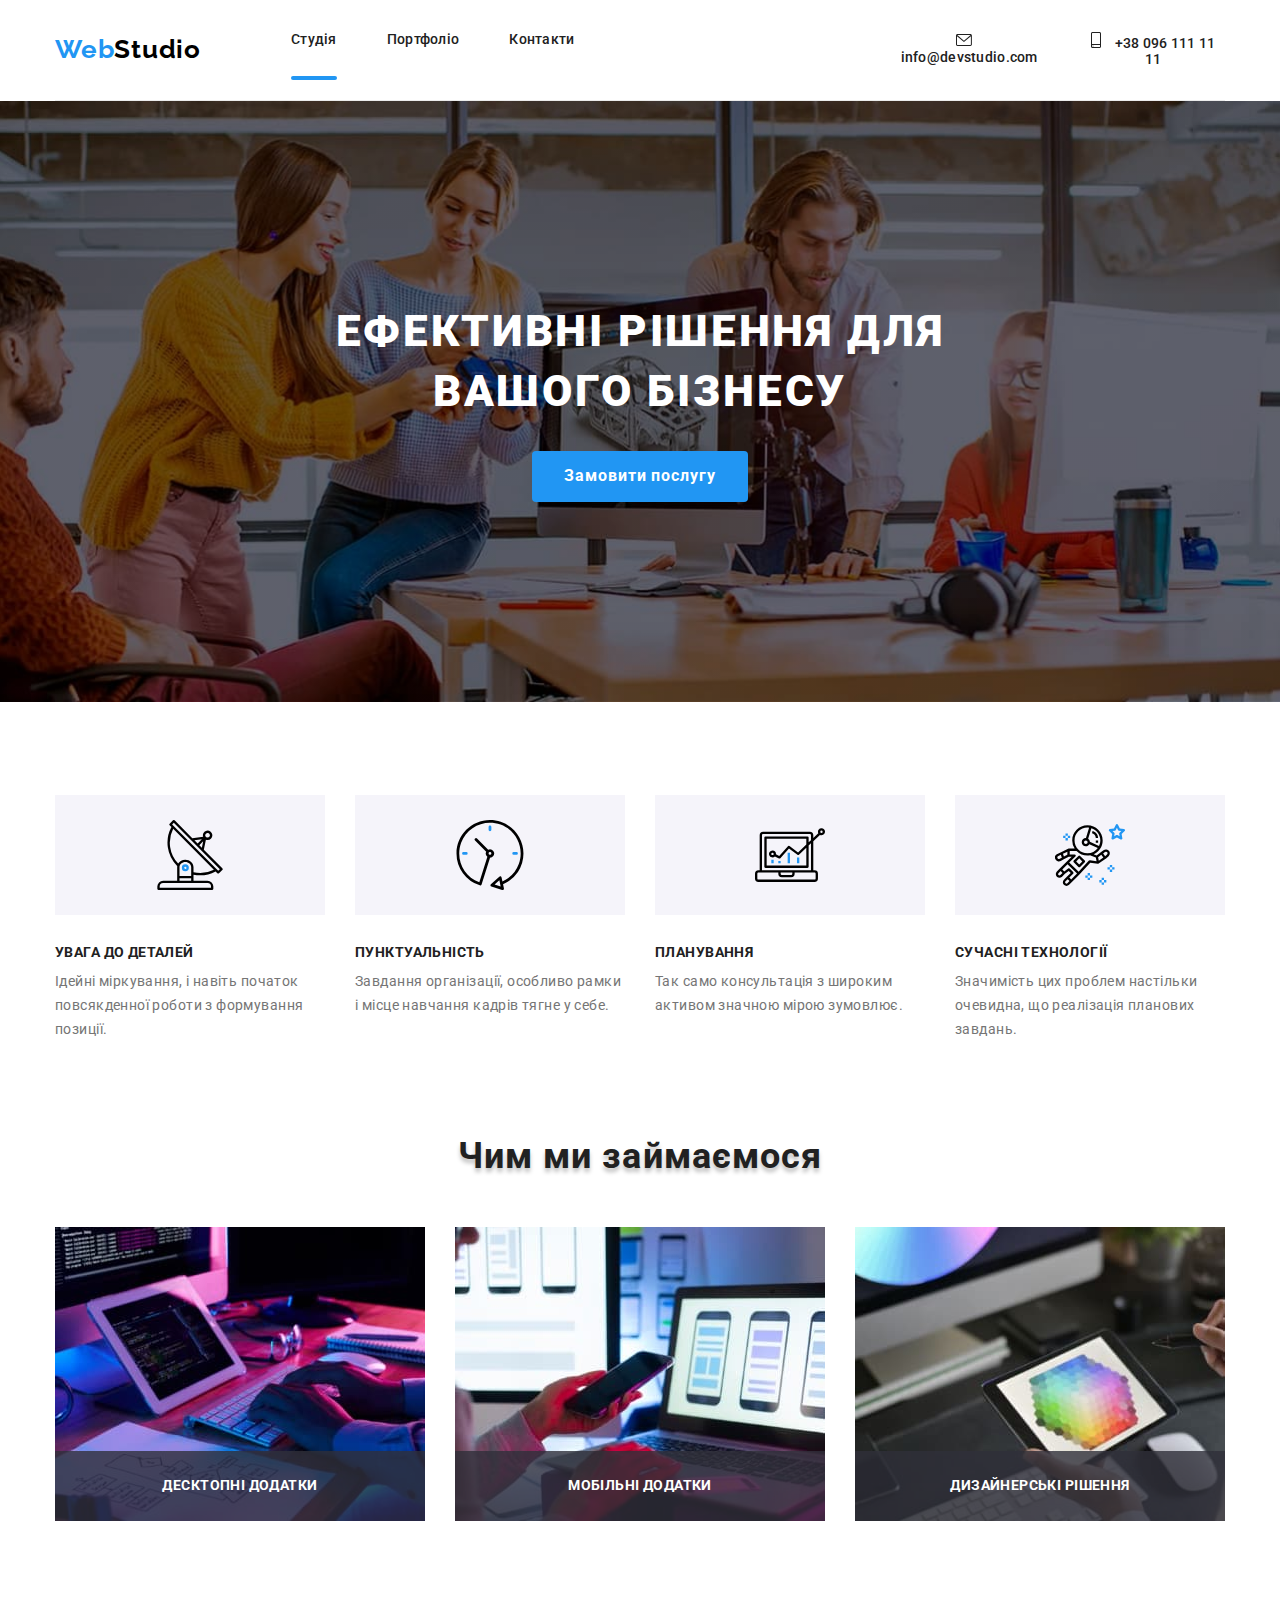
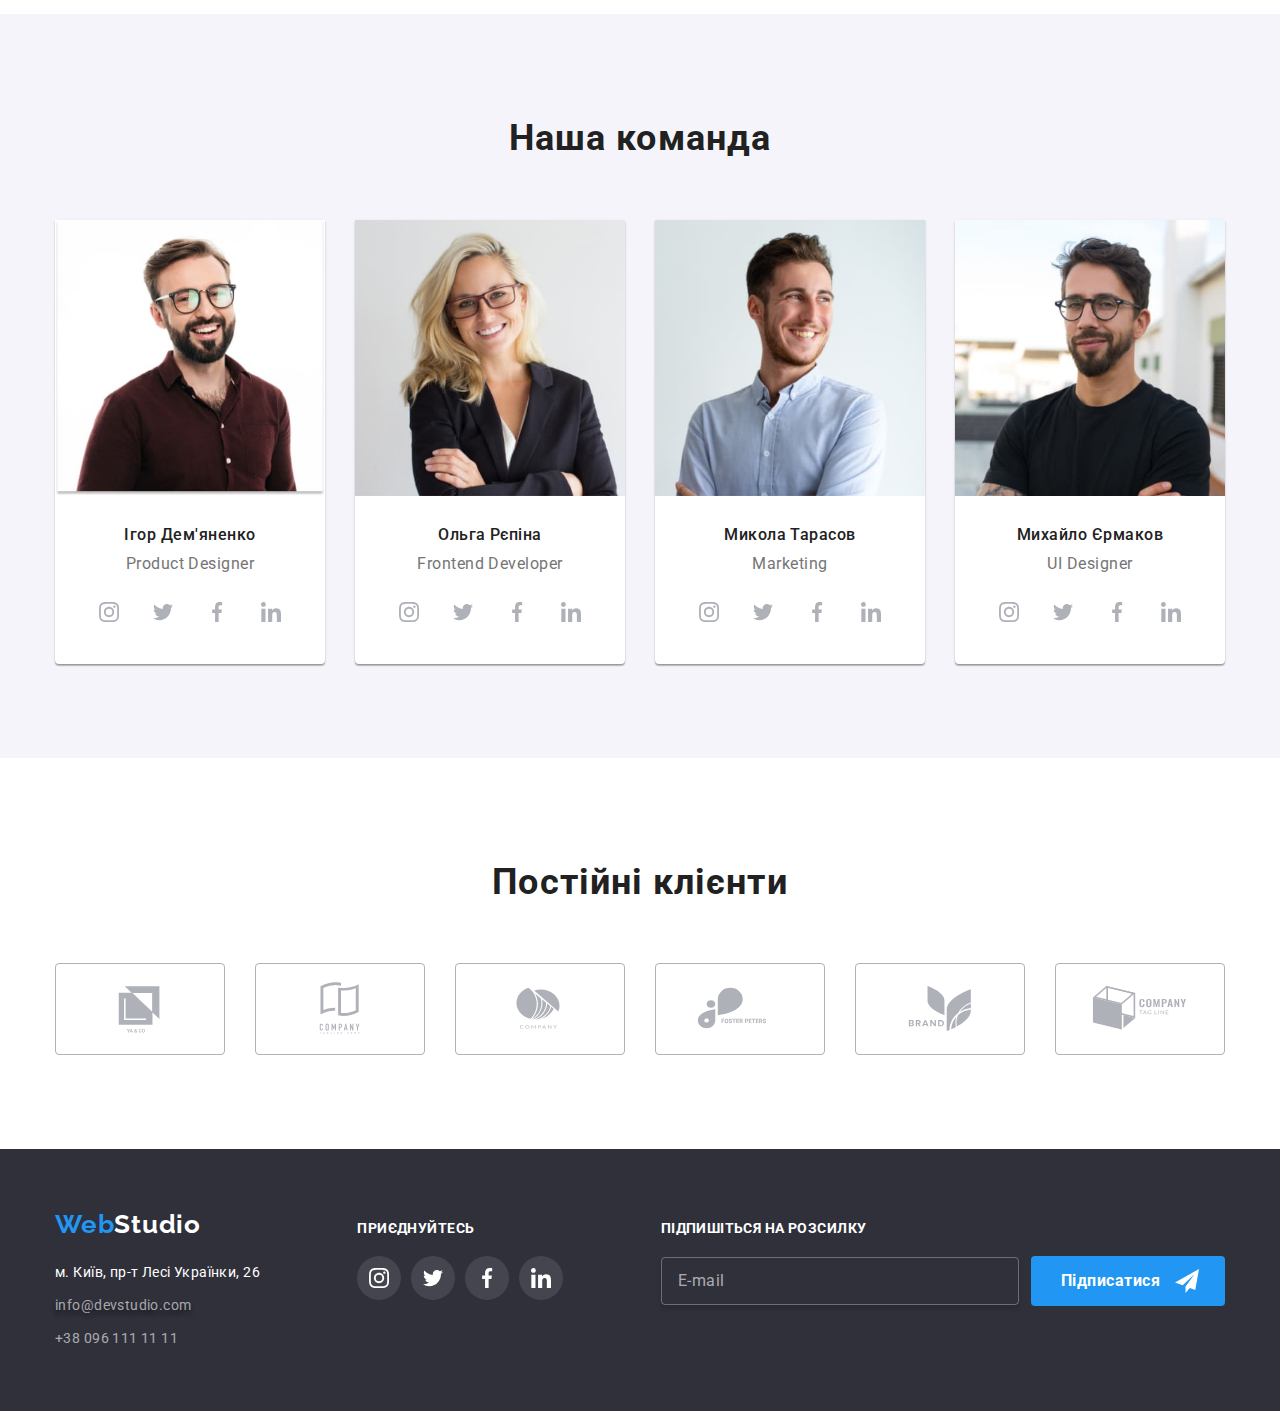
<file: index.html>
<!DOCTYPE html>
<html lang="en">
  <head>
    <meta charset="UTF-8" />
    <meta name="viewport" content="width=device-width, initial-scale=1.0" />
    <title>WebStudio</title>
    <!-- <link rel="preconnect" href="https://fonts.googleapis.com">
    <link rel="preconnect" href="https://fonts.gstatic.com" crossorigin> -->
    <link
      href="https://fonts.googleapis.com/css2?family=Raleway:wght@700&family=Roboto:wght@400;500;700;900&display=swap"
      rel="stylesheet"
    />
    <!-- <link
      rel="stylesheet"
      href="https://cdnjs.cloudflare.com/ajax/libs/modern-normalize/2.0.0/modern-normalize.min.css"
      integrity="sha512-4xo8blKMVCiXpTaLzQSLSw3KFOVPWhm/TRtuPVc4WG6kUgjH6J03IBuG7JZPkcWMxJ5huwaBpOpnwYElP/m6wg=="
      crossorigin="anonymous"
      referrerpolicy="no-referrer"
    /> -->
    <link rel="stylesheet" href="./css/main.min.css" />
  </head>
  <body>
    <!--Шапка-->

    <header class="header"> 
      <div class="container">
        <div class="header-inner">
          <a href="" class="logo header__logo--indent"><span class="logo__text">Web</span>Studio</a>
          <div class="menu-container" data-menu>
          <nav class="header-nav">
            <ul class="header-nav__list">
              <li class="header-nav__item"><a href="./index.html" class="header-nav__link header-nav--current">Студія</a></li>
              <li class="header-nav__item"><a href="./portfolio.html" class="header-nav__link">Портфоліо</a></li>
              <li class="header-nav__item"><a href="" class="header-nav__link">Контакти</a></li>
            </ul>
          </nav>

          <ul class="contact-nav">
            <li class="contact-nav__item">
              <a href="mailto:info@devstudio.com" class="contact-nav__link">
                <svg class="contact-nav__icon" width="16px" height="12px">
                  <use href="./images/svg-sprite.svg#icon-letter"></use>
                </svg>
                info@devstudio.com</a
              >
            </li>
            <li class="contact-nav__item">
              <a href="tel:+380961111111" class="contact-nav__link">
                <svg class="contact-nav__icon" width="10px" height="16px">
                  <use href="./images/svg-sprite.svg#icon-smartphone"></use>
                </svg>
                +38 096 111 11 11</a
              >
            </li>
          </ul>
          </div>
          <button class="burger" aria-expanded="false" data-menu-button>
            <svg class="burger__svg" height="40" width="40" aria-label="Switch mobile menu">
              <use class="burger__menu" href="./images/mobile-menu.svg#icon-burger"></use>
              <use class="burger__cross" href="./images/mobile-menu.svg#icon-close"></use>
            </svg>
          </button>
        </div>
      </div>
    </header>

    <!--Основна частина-->

    <main>
      <!--Банер-->
      <section class="hero">
        <div class="container">
          <h1 class="hero__title">
            Ефективні рішення для <br />
            вашого бізнесу
          </h1>
          <button type="button" class="button button--primary button--size" data-modal-open>
            Замовити послугу
          </button>
        </div>
      </section>

      <!--Особливості-->

      <section class="features">
        <div class="container">
          <ul class="features__list">
            <li class="features__item">
              <div class="features__icon">
                <svg width="70px" height="70px">
                  <use href="./images/svg-sprite.svg#icon-antena"></use>
                </svg>
              </div>
              <h3 class="features__title">УВАГА ДО ДЕТАЛЕЙ</h3>
              <p class="features__text">Ідейні міркування, і навіть початок повсякденної роботи з формування позиції.</p>
            </li>
            <li class="features__item">
              <div class="features__icon">
                <svg width="70px" height="70px">
                  <use href="./images/svg-sprite.svg#icon-clock"></use>
                </svg>
              </div>
              <h3 class="features__title">ПУНКТУАЛЬНІСТЬ</h3>
              <p class="features__text">Завдання організації, особливо рамки і місце навчання кадрів тягне у себе.</p>
            </li>
            <li class="features__item">
              <div class="features__icon">
                <svg width="70px" height="70px">
                  <use href="./images/svg-sprite.svg#icon-diagrama"></use>
                </svg>
              </div>
              <h3 class="features__title">ПЛАНУВАННЯ</h3>
              <p class="features__text">Так само консультація з широким активом значною мірою зумовлює.</p>
            </li>
            <li class="features__item">
              <div class="features__icon">
                <svg width="70px" height="70px">
                  <use href="./images/svg-sprite.svg#icon-astronaut"></use>
                </svg>
              </div>
              <h3 class="features__title">СУЧАСНІ ТЕХНОЛОГІЇ</h3>
              <p class="features__text">Значимість цих проблем настільки очевидна, що реалізація планових завдань.</p>
            </li>
          </ul>
        </div>
      </section>
      </div>

      <!--Чим ми займаємося-->

      <section class="works">
        <div class="container">
          <h2 class="works__title">Чим ми займаємося</h2>
          <ul class="works__list">
            <li class="works__item">
              <img srcset="./images/wwd/wwd1.jpg 1x, ./images/wwd/wwd1@2x.jpg 2x" src="./images/wwd/wwd1.jpg" class="works__image" alt="Людина працює за комп'ютером" width="370" />
              <h3 class="works__item-title">Десктопні додатки</h3>
            </li>
            <li class="works__item">
              <img srcset="./images/wwd/wwd3.jpg 1x, ./images/wwd/wwd3@2x.jpg 2x" src="./images/wwd/wwd3.jpg" class="works__image" alt="Ноутук, телефон в руках людини" width="370" />
              <h3 class="works__item-title">Мобільні додатки</h3>
            </li>
            <li class="works__item">
              <img srcset="./images/wwd/wwd2.jpg 1x, ./images/wwd/wwd2@2x.jpg 2x" src="./images/wwd/wwd2.jpg" class="works__image" alt="Робоче місце, планшет, клавіатура" width="370" />
              <h3 class="works__item-title">Дизайнерські рішення</h3>
            </li>
          </ul>
        </div>
      </section>

      <!--Наша команда-->

      <section class="team">
        <div class="container">
          <h2 class="team__title">Наша команда</h2>
          <ul class="team__list">
            <li class="team__list-item">
              <img
                srcset="./images/team-photo/igor-demyanenko/igor-demyanenko.jpg 1x, ./images/team-photo/igor-demyanenko/igor-demyanenko@2x.jpg 2x"
                src="./images/team-photo/igor-demyanenko/igor-demyanenko.jpg"
                class="team__photo"
                alt="Ігор Дем`яненко фото"
                width="450"
              />
              <div class="team__content-inner">
                <h3 class="team__name">Ігор Дем'яненко</h3>
                <p class="team__position">Product Designer</p>
                <ul class="team__social-list">
                  <li class="team__social-list-item">
                    <a href="" class="team__social-media">
                      <svg width="20px" height="20px">
                        <use href="./images/svg-sprite.svg#icon-instagram"></use>
                      </svg>
                    </a>
                  </li>
                  <li class="team__social-list-item">
                    <a href="" class="team__social-media">
                      <svg width="20px" height="20px">
                        <use href="./images/svg-sprite.svg#icon-twitter"></use>
                      </svg>
                    </a>
                  </li>
                  <li class="team__social-list-item">
                    <a href="" class="team__social-media">
                      <svg width="20px" height="20px">
                        <use href="./images/svg-sprite.svg#icon-facebook"></use>
                      </svg>
                    </a>
                  </li>
                  <li class="team__social-list-item">
                    <a href="" class="team__social-media">
                      <svg width="20px" height="20px">
                        <use href="./images/svg-sprite.svg#icon-linkedin"></use>
                      </svg>
                    </a>
                  </li>
                </ul>
              </div>
            </li>
            <li class="team__list-item">
              <img
              class="team__photo" 
              srcset="./images/team-photo/olga-repina/olga-repina.jpg 1x, ./images/team-photo/olga-repina/olga-repina@2x.jpg 2x"
              src="./images/team-photo/olga-repina/olga-repina.jpg" alt="Ольга Рєпіна фото" width="450" />
              <div class="team__content-inner">
                <h3 class="team__name">Ольга Рєпіна</h3>
                <p class="team__position">Frontend Developer</p>
                <ul class="team__social-list">
                  <li class="team__social-list-item">
                    <a href="" class="team__social-media">
                      <svg width="20px" height="20px">
                        <use href="./images/svg-sprite.svg#icon-instagram"></use>
                      </svg>
                    </a>
                  </li>
                  <li class="team__social-list-item">
                    <a href="" class="team__social-media">
                      <svg width="20px" height="20px">
                        <use href="./images/svg-sprite.svg#icon-twitter"></use>
                      </svg>
                    </a>
                  </li>
                  <li class="team__social-list-item">
                    <a href="" class="team__social-media">
                      <svg width="20px" height="20px">
                        <use href="./images/svg-sprite.svg#icon-facebook"></use>
                      </svg>
                    </a>
                  </li>
                  <li class="team__social-list-item">
                    <a href="" class="team__social-media">
                      <svg width="20px" height="20px">
                        <use href="./images/svg-sprite.svg#icon-linkedin"></use>
                      </svg>
                    </a>
                  </li>
                </ul>
              </div>
            </li>
            <li class="team__list-item">
              <img
              class="team__photo" 
              srcset="./images/team-photo/mykola-tarasov/mykola-tarasov.jpg 1x, ./images/team-photo/mykola-tarasov/mykola-tarasov@2x.jpg 2x"
              src="./images/team-photo/mykola-tarasov/mykola-tarasov.jpg" alt="Микола Тарасов фото" width="450" />
              <div class="team__content-inner">
                <h3 class="team__name">Микола Тарасов</h3>
                <p class="team__position">Marketing</p>
                <ul class="team__social-list">
                  <li class="team__social-list-item">
                    <a href="" class="team__social-media">
                      <svg width="20px" height="20px">
                        <use href="./images/svg-sprite.svg#icon-instagram"></use>
                      </svg>
                    </a>
                  </li>
                  <li class="team__social-list-item">
                    <a href="" class="team__social-media">
                      <svg width="20px" height="20px">
                        <use href="./images/svg-sprite.svg#icon-twitter"></use>
                      </svg>
                    </a>
                  </li>
                  <li class="team__social-list-item">
                    <a href="" class="team__social-media">
                      <svg width="20px" height="20px">
                        <use href="./images/svg-sprite.svg#icon-facebook"></use>
                      </svg>
                    </a>
                  </li>
                  <li class="team__social-list-item">
                    <a href="" class="team__social-media">
                      <svg width="20px" height="20px">
                        <use href="./images/svg-sprite.svg#icon-linkedin"></use>
                      </svg>
                    </a>
                  </li>
                </ul>
              </div>
            </li>
            <li class="team__list-item">
              <img
              class="team__photo"
                srcset="./images/team-photo/myhailo-ermakov/myhailo-ermakov.jpg 1x, ./images/team-photo/myhailo-ermakov/myhailo-ermakov@2x.jpg 2x"
                src="./images/team-photo/myhailo-ermakov/myhailo-ermakov.jpg"
                alt="Михайло Єрмаков фото"
                width="450"
              />
              <div class="team__content-inner">
                <h3 class="team__name">Михайло Єрмаков</h3>
                <p class="team__position">UI Designer</p>
                <ul class="team__social-list">
                  <li class="team__social-list-item">
                    <a href="" class="team__social-media">
                      <svg width="20px" height="20px">
                        <use href="./images/svg-sprite.svg#icon-instagram"></use>
                      </svg>
                    </a>
                  </li>
                  <li class="team__social-list-item">
                    <a href="" class="team__social-media">
                      <svg width="20px" height="20px">
                        <use href="./images/svg-sprite.svg#icon-twitter"></use>
                      </svg>
                    </a>
                  </li>
                  <li class="team__social-list-item">
                    <a href="" class="team__social-media">
                      <svg width="20px" height="20px">
                        <use href="./images/svg-sprite.svg#icon-facebook"></use>
                      </svg>
                    </a>
                  </li>
                  <li class="team__social-list-item">
                    <a href="" class="team__social-media">
                      <svg width="20px" height="20px">
                        <use href="./images/svg-sprite.svg#icon-linkedin"></use>
                      </svg>
                    </a>
                  </li>
                </ul>
              </div>
            </li>
          </ul>
        </div>
      </section>

      <!-- Постійні кліенти -->

      <section class="customers">
        <div class="container">
          <h2 class="customers__title">Постійні клієнти</h2>
          <ul class="customers__list">
            <li class="customers__list-item">
              <a href="" class="customers__link">
                <svg width="106px" height="60px">
                  <use href="./images/svg-sprite.svg#icon-company-6"></use>
                </svg>
              </a>
            </li>
            <li class="customers__list-item">
              <a href="" class="customers__link">
                <svg width="106px" height="60px">
                  <use href="./images/svg-sprite.svg#icon-company-1"></use>
                </svg>
              </a>
            </li>
            <li class="customers__list-item">
              <a href="" class="customers__link">
                <svg width="106px" height="60px">
                  <use href="./images/svg-sprite.svg#icon-company-2"></use>
                </svg>
              </a>
            </li>
            <li class="customers__list-item">
              <a href="" class="customers__link">
                <svg width="106px" height="60px">
                  <use href="./images/svg-sprite.svg#icon-company-4"></use>
                </svg>
              </a>
            </li>
            <li class="customers__list-item">
              <a href="" class="customers__link">
                <svg width="106px" height="60px">
                  <use href="./images/svg-sprite.svg#icon-company-3"></use>
                </svg>
              </a>
            </li>
            <li class="customers__list-item">
              <a href="" class="customers__link">
                <svg width="106px" height="60px">
                  <use href="./images/svg-sprite.svg#icon-company-5"></use>
                </svg>
              </a>
            </li>
          </ul>
        </div>
      </section>
    </main>

    <!--Футер-->

    <footer class="footer">
      <div class="container">
        <div class="footer__inner">
        <div class="footer__inner-item">
          <a href="" class="logo logo--white"><span class="logo__text">Web</span>Studio</a>
          <address class="footer__address">
            м. Київ, пр-т Лесі Українки, 26<br />
            <span class="footer__address-info footer__address--shadow">info@devstudio.com</span><br />
            <span class="footer__address-info">+38 096 111 11 11</span>
          </address>
        </div>
        <div class="footer__inner-item">
          <h2 class="footer__title">приєднуйтесь</h2>
          <ul class="footer__list">
            <li class="footer__list-item">
              <a href="" class="footer__social-link">
                <svg width="20px" height="20px">
                  <use href="./images/svg-sprite.svg#icon-instagram"></use>
                </svg>
              </a>
            </li>
            <li class="footer__list-item">
              <a href="" class="footer__social-link">
                <svg width="20px" height="20px">
                  <use href="./images/svg-sprite.svg#icon-twitter"></use>
                </svg>
              </a>
            </li>
            <li class="footer__list-item">
              <a href="" class="footer__social-link">
                <svg width="20px" height="20px">
                  <use href="./images/svg-sprite.svg#icon-facebook"></use>
                </svg>
              </a>
            </li>
            <li class="footer__list-item">
              <a href="" class="footer__social-link">
                <svg width="20px" height="20px">
                  <use href="./images/svg-sprite.svg#icon-linkedin"></use>
                </svg>
              </a>
            </li>
          </ul>
        </div>

        <form action="" class="form-subscription form-subscription--indent" autocomplete="off">
          <h2 class="form-subscription__title">Підпишіться на розсилку</h2>
          <div class="form-subscription__inner">
            <label for="email"></label>
            <input type="email" name="email" id="email" class="form-subscription__input" placeholder="E-mail" />
            <div class="button-inner">
              <button type="submit" class="button button--primary button--sub-size">
                Підписатися
                <svg class="form-subscription__icon" width="24px" height="24px">
                  <use href="./images/svg-sprite.svg#icon-icon-send"></use>
                </svg>
              </button>
            </div>
          </div>
        </form>
        </div>
      </div>
    </footer>

    <div class="backdrop is-hidden" data-modal>
      <div class="modal">
        <h2 class="modal__title">Залиште свої дані, ми вам передзвонимо</h2>
        <form action="" class="modal-form" autocomplete="off">
          <div class="modal-form__item">
            <input type="text" name="name" id="name" class="modal-form__input" placeholder=" " />
            <label for="name" class="modal-form__label">Ім'я</label>
            <svg class="modal-form__icon" width="18px" height="18px">
              <use href="./images/svg-sprite.svg#icon-person"></use>
            </svg>
          </div>
          <div class="modal-form__item">
            <input type="tel" name="phone" id="phone" class="modal-form__input" placeholder=" " />
            <label for="phone" class="modal-form__label">Телефон</label>
            <svg class="modal-form__icon" width="18px" height="18px">
              <use href="./images/svg-sprite.svg#icon-phone"></use>
            </svg>
          </div>
          <div class="modal-form__item">
            <input type="email" name="mail" id="mail" class="modal-form__input" placeholder=" " />
            <label for="mail" class="modal-form__label">Пошта</label>
            <svg class="modal-form__icon" width="18px" height="18px">
              <use href="./images/svg-sprite.svg#icon-email"></use>
            </svg>
          </div>
          <div class="modal-form__item">
            <textarea
              name="comen"
              id="coment"
              cols="30"
              rows="10"
              placeholder=" "
              class="modal-form__comment"
            ></textarea>
            <label for="coment" class="modal-form__area-label">Коментар</label>
          </div>
          <div class="modal-form__policy">
            <input type="checkbox" name="policy" id="policy" class="modal-form__policy-checkbox policy__item--indent" />
            <label for="policy" class="modal-form__policy-text policy__item--indent"
              >Погоджуюся з розсилкою та приймаю</label
            >
            <a href="" class="modal-form__policy-link policy__item--indent">Умови договору</a>
          </div>
          <div class="modal-form__btn-field">
            <button type="submit" class="button button--primary modal-form__button--size">Відправити</button>
          </div>
        </form>
        <button class="modal__btn-close" data-modal-close>
          <svg class="modal__btn-close-icon" width="18px" height="18px">
            <use href="./images/svg-sprite.svg#icon-close-black"></use>
          </svg>
        </button>
      </div>
    </div>
    <script src="./js/menu.js"></script>
    <script src="./js/modal.js"></script>
  </body>
</html>
</file>
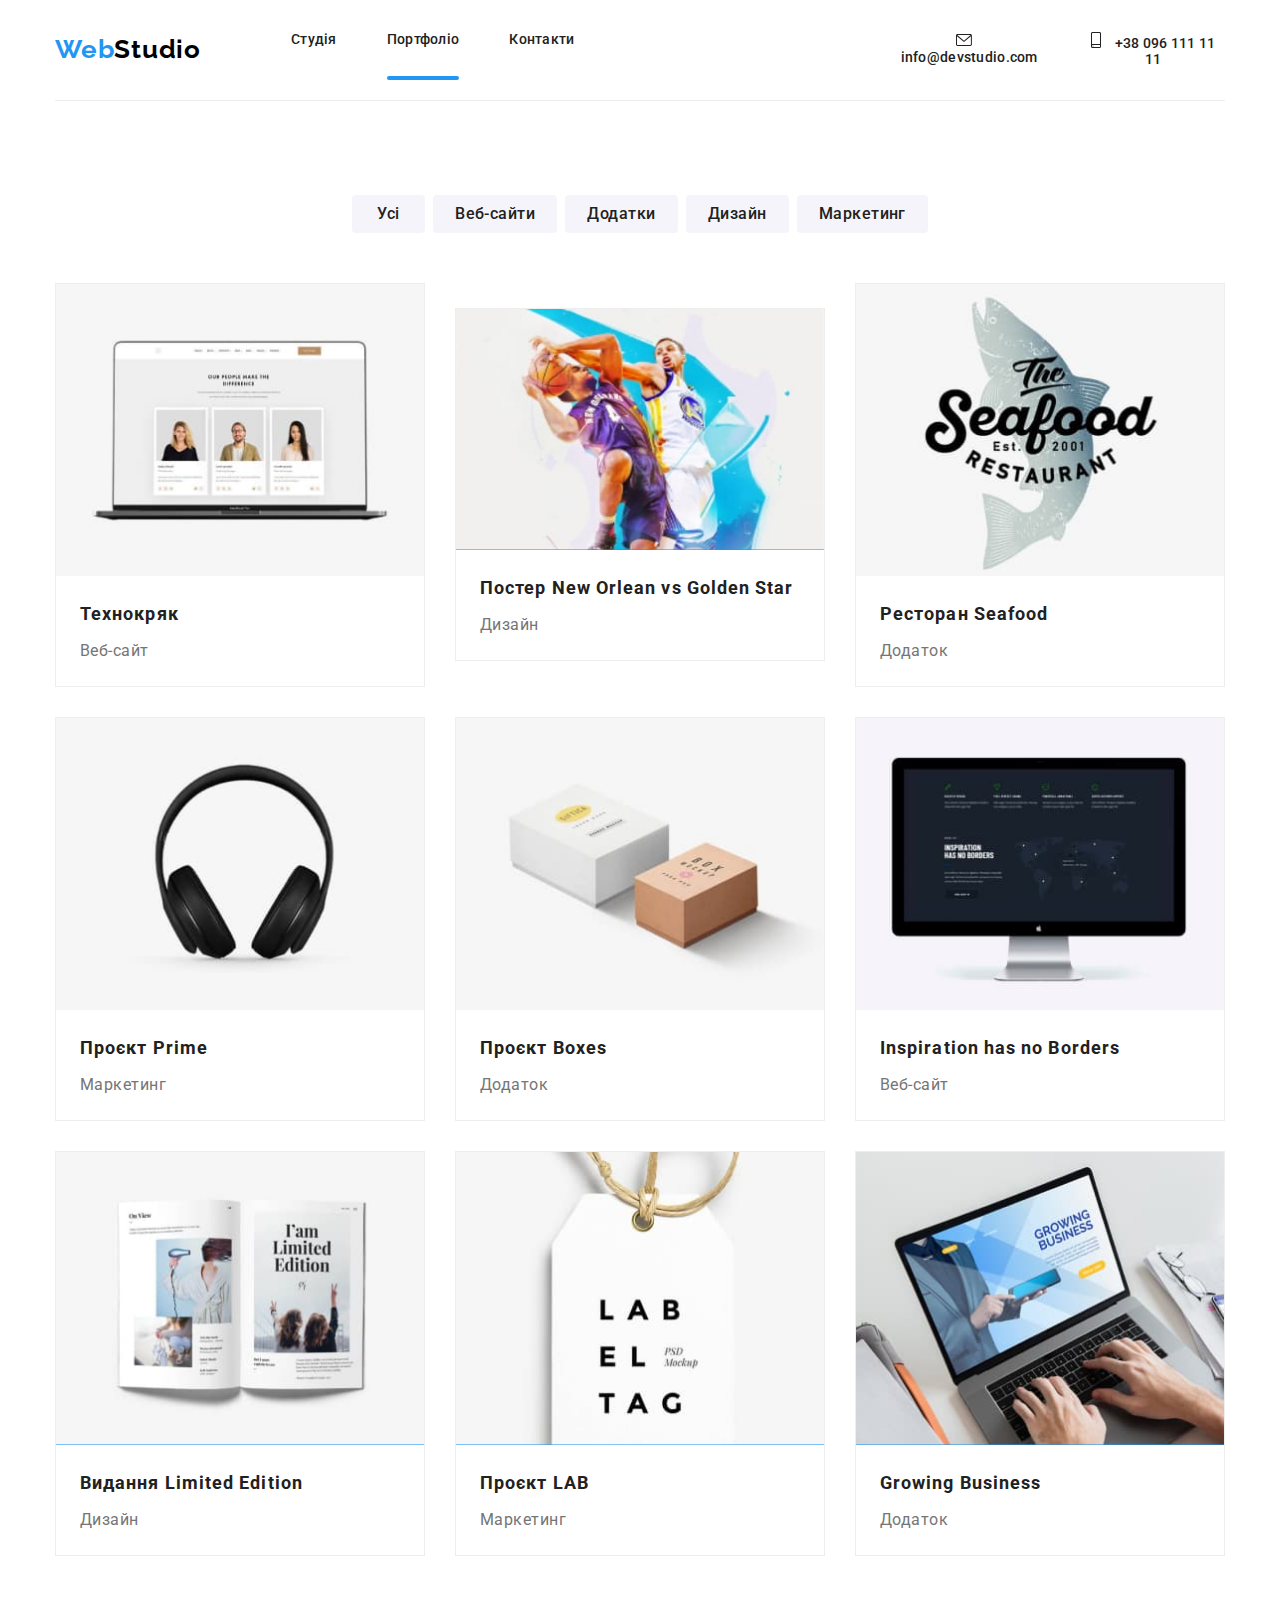
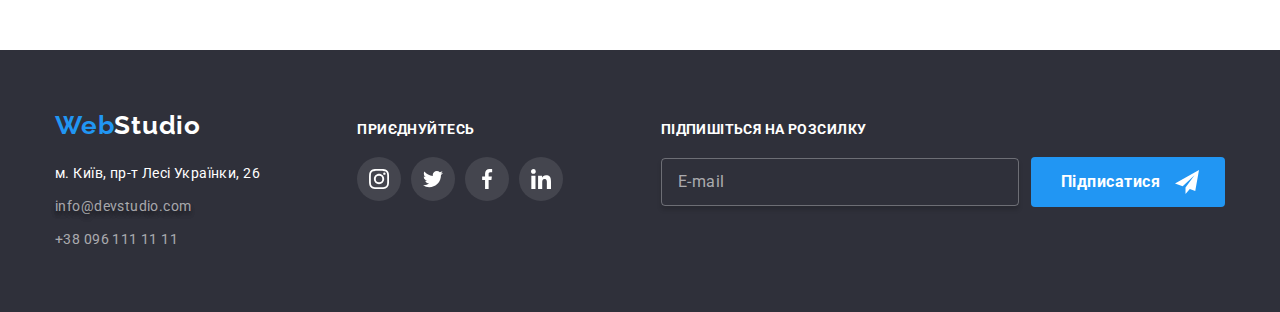
<file: portfolio.html>
<!DOCTYPE html>
<html lang="en">
  <head>
    <meta charset="UTF-8" />
    <meta name="viewport" content="width=device-width, initial-scale=1.0" />
    <title>Portfolio</title>
    <link
      href="https://fonts.googleapis.com/css2?family=Raleway:wght@700&family=Roboto:wght@400;500;700;900&display=swap"
      rel="stylesheet"
    />
    <!-- <link
      rel="stylesheet"
      href="https://cdnjs.cloudflare.com/ajax/libs/modern-normalize/2.0.0/modern-normalize.min.css"
      integrity="sha512-4xo8blKMVCiXpTaLzQSLSw3KFOVPWhm/TRtuPVc4WG6kUgjH6J03IBuG7JZPkcWMxJ5huwaBpOpnwYElP/m6wg=="
      crossorigin="anonymous"
      referrerpolicy="no-referrer"
    /> -->
    <link rel="stylesheet" href="./css/portfolio.min.css" />
  </head>
  <body>
    <!--Шапка-->

    <header class="header">
      <div class="container">
        <div class="header-inner">
          <a href="" class="logo header__logo--indent"
            ><span class="logo__text">Web</span>Studio</a
          >
          <div class="menu-container" data-menu>
            <nav class="header-nav">
              <ul class="header-nav__list">
                <li class="header-nav__item">
                  <a href="./index.html" class="header-nav__link">Студія</a>
                </li>
                <li class="header-nav__item">
                  <a
                    href="./portfolio.html"
                    class="header-nav__link header-nav--current"
                    >Портфоліо</a
                  >
                </li>
                <li class="header-nav__item">
                  <a href="" class="header-nav__link">Контакти</a>
                </li>
              </ul>
            </nav>

            <ul class="contact-nav">
              <li class="contact-nav__item">
                <a href="mailto:info@devstudio.com" class="contact-nav__link">
                  <svg class="contact-nav__icon" width="16px" height="12px">
                    <use href="./images/svg-sprite.svg#icon-letter"></use>
                  </svg>
                  info@devstudio.com</a
                >
              </li>
              <li class="contact-nav__item">
                <a href="tel:+380961111111" class="contact-nav__link">
                  <svg class="contact-nav__icon" width="10px" height="16px">
                    <use href="./images/svg-sprite.svg#icon-smartphone"></use>
                  </svg>
                  +38 096 111 11 11</a
                >
              </li>
            </ul>
          </div>
          <button class="burger" aria-expanded="false" data-menu-button>
            <svg
              class="burger__svg"
              height="40"
              width="40"
              aria-label="Switch mobile menu"
            >
              <use
                class="burger__menu"
                href="./images/mobile-menu.svg#icon-burger"
              ></use>
              <use
                class="burger__cross"
                href="./images/mobile-menu.svg#icon-close"
              ></use>
            </svg>
          </button>
        </div>
      </div>
    </header>

    <!--Основна частина-->
    <main>
      <section class="portfolio">
        <div class="container">
          <ul class="portfolio__filter">
            <li class="portfolio__filter-item">
              <button type="button" class="button button--secondary">
                Усі
              </button>
            </li>
            <li class="portfolio__filter-item">
              <button type="button" class="button button--secondary">
                Веб-сайти
              </button>
            </li>
            <li class="portfolio__filter-item">
              <button type="button" class="button button--secondary">
                Додатки
              </button>
            </li>
            <li class="portfolio__filter-item">
              <button type="button" class="button button--secondary">
                Дизайн
              </button>
            </li>
            <li class="portfolio__filter-item">
              <button type="button" class="button button--secondary">
                Маркетинг
              </button>
            </li>
          </ul>
          <ul class="portfolio__list">
            <li class="portfolio__item">
              <a href="" class="portfolio__link">
                <div class="portfolio__image-inner">
                  <img
                    class="portfolio__image"
                    src="./images/portfolio-project-1.jpg"
                    alt="Ноутбук"
                    width="450"
                  />
                  <p class="portfolio__item-text">
                    Ресурс пропонує комплексні пропозиції з різним рівнем
                    функціоналу та сервісів. Все це дозволить відвідувачу
                    отримати вичерпні відомості про компанію чи приватну особу.
                  </p>
                </div>
                <div class="portfolio__content">
                  <h2 class="portfolio__content-title">Технокряк</h2>
                  <p class="portfolio__content-text">Веб-сайт</p>
                </div>
              </a>
            </li>
            <li class="portfolio__item">
              <a href="" class="portfolio__link">
                <div class="portfolio__image-inner">
                  <img
                    srcset="
                      ./images/basketball/basketball-w354.jpg 354w,
                      ./images/basketball/basketball-w370.jpg 370w,
                      ./images/basketball/basketball-w450.jpg 450w
                    "
                    class="portfolio__image"
                    src="./images/basketball/basketball-w354.jpg"
                    alt="Постер. Два баскетболіста"
                    sizes="(min-width: 1200) 30vw, (min-width: 768px) 50vw, 100vw"
                  />
                  <p class="portfolio__item-text">
                    Ресурс пропонує комплексні пропозиції з різним рівнем
                    функціоналу та сервісів. Все це дозволить відвідувачу
                    отримати вичерпні відомості про компанію чи приватну особу.
                  </p>
                </div>
                <div class="portfolio__content">
                  <h2 class="portfolio__content-title">
                    Постер New Orlean vs Golden Star
                  </h2>
                  <p class="portfolio__content-text">Дизайн</p>
                </div>
              </a>
            </li>
            <li class="portfolio__item">
              <a href="" class="portfolio__link">
                <div class="portfolio__image-inner">
                  <img
                    class="portfolio__image"
                    src="./images/portfolio-project-3.jpg"
                    alt="Постер ресторана"
                    width="370"
                  />
                  <p class="portfolio__item-text">
                    Ресурс пропонує комплексні пропозиції з різним рівнем
                    функціоналу та сервісів. Все це дозволить відвідувачу
                    отримати вичерпні відомості про компанію чи приватну особу.
                  </p>
                </div>
                <div class="portfolio__content">
                  <h2 class="portfolio__content-title">Ресторан Seafood</h2>
                  <p class="portfolio__content-text">Додаток</p>
                </div>
              </a>
            </li>
            <li class="portfolio__item">
              <a href="" class="portfolio__link">
                <div class="portfolio__image-inner">
                  <img
                    class="portfolio__image"
                    src="./images/portfolio-project-4.jpg"
                    alt="Навушники"
                    width="370"
                  />
                  <p class="portfolio__item-text">
                    Ресурс пропонує комплексні пропозиції з різним рівнем
                    функціоналу та сервісів. Все це дозволить відвідувачу
                    отримати вичерпні відомості про компанію чи приватну особу.
                  </p>
                </div>
                <div class="portfolio__content">
                  <h2 class="portfolio__content-title">Проєкт Prime</h2>
                  <p class="portfolio__content-text">Маркетинг</p>
                </div>
              </a>
            </li>
            <li class="portfolio__item">
              <a href="" class="portfolio__link">
                <div class="portfolio__image-inner">
                  <img
                    class="portfolio__image"
                    src="./images/portfolio-project-5.jpg"
                    alt="Дві коробки"
                    width="370"
                  />
                  <p class="portfolio__item-text">
                    Ресурс пропонує комплексні пропозиції з різним рівнем
                    функціоналу та сервісів. Все це дозволить відвідувачу
                    отримати вичерпні відомості про компанію чи приватну особу.
                  </p>
                </div>
                <div class="portfolio__content">
                  <h2 class="portfolio__content-title">Проєкт Boxes</h2>
                  <p class="portfolio__content-text">Додаток</p>
                </div>
              </a>
            </li>
            <li class="portfolio__item">
              <a href="" class="portfolio__link">
                <div class="portfolio__image-inner">
                  <img
                    class="portfolio__image"
                    src="./images/portfolio-project-6.jpg"
                    alt="Монітор"
                    width="370"
                  />
                  <p class="portfolio__item-text">
                    Ресурс пропонує комплексні пропозиції з різним рівнем
                    функціоналу та сервісів. Все це дозволить відвідувачу
                    отримати вичерпні відомості про компанію чи приватну особу.
                  </p>
                </div>
                <div class="portfolio__content">
                  <h2 class="portfolio__content-title">
                    Inspiration has no Borders
                  </h2>
                  <p class="portfolio__content-text">Веб-сайт</p>
                </div>
              </a>
            </li>
            <li class="portfolio__item">
              <a href="" class="portfolio__link">
                <div class="portfolio__image-inner">
                  <img
                    class="portfolio__image"
                    src="./images/portfolio-project-7.jpg"
                    alt="Книга"
                    width="370"
                  />
                  <p class="portfolio__item-text">
                    Ресурс пропонує комплексні пропозиції з різним рівнем
                    функціоналу та сервісів. Все це дозволить відвідувачу
                    отримати вичерпні відомості про компанію чи приватну особу.
                  </p>
                </div>
                <div class="portfolio__content">
                  <h2 class="portfolio__content-title">
                    Видання Limited Edition
                  </h2>
                  <p class="portfolio__content-text">Дизайн</p>
                </div>
              </a>
            </li>
            <li class="portfolio__item">
              <a href="" class="portfolio__link">
                <div class="portfolio__image-inner">
                  <img
                    class="portfolio__image"
                    src="./images/portfolio-project-8.jpg"
                    alt="Закладка"
                    width="370"
                  />
                  <p class="portfolio__item-text">
                    Ресурс пропонує комплексні пропозиції з різним рівнем
                    функціоналу та сервісів. Все це дозволить відвідувачу
                    отримати вичерпні відомості про компанію чи приватну особу.
                  </p>
                </div>
                <div class="portfolio__content">
                  <h2 class="portfolio__content-title">Проєкт LAB</h2>
                  <p class="portfolio__content-text">Маркетинг</p>
                </div>
              </a>
            </li>
            <li class="portfolio__item">
              <a href="" class="portfolio__link">
                <div class="portfolio__image-inner">
                  <img
                    class="portfolio__image"
                    src="./images/portfolio-project-9.jpg"
                    alt="Ноутбук"
                    width="370"
                  />
                  <p class="portfolio__item-text">
                    Ресурс пропонує комплексні пропозиції з різним рівнем
                    функціоналу та сервісів. Все це дозволить відвідувачу
                    отримати вичерпні відомості про компанію чи приватну особу.
                  </p>
                </div>
                <div class="portfolio__content">
                  <h2 class="portfolio__content-title">Growing Business</h2>
                  <p class="portfolio__content-text">Додаток</p>
                </div>
              </a>
            </li>
          </ul>
        </div>
      </section>
    </main>

    <!--Футер-->

    <footer class="footer">
      <div class="container">
        <div class="footer__inner">
          <div class="footer__inner-item">
            <a href="" class="logo logo--white"
              ><span class="logo__text">Web</span>Studio</a
            >
            <address class="footer__address">
              м. Київ, пр-т Лесі Українки, 26<br />
              <span class="footer__address-info footer__address--shadow"
                >info@devstudio.com</span
              ><br />
              <span class="footer__address-info">+38 096 111 11 11</span>
            </address>
          </div>
          <div class="footer__inner-item">
            <h2 class="footer__title">приєднуйтесь</h2>
            <ul class="footer__list">
              <li class="footer__list-item">
                <a href="" class="footer__social-link">
                  <svg width="20px" height="20px">
                    <use href="./images/svg-sprite.svg#icon-instagram"></use>
                  </svg>
                </a>
              </li>
              <li class="footer__list-item">
                <a href="" class="footer__social-link">
                  <svg width="20px" height="20px">
                    <use href="./images/svg-sprite.svg#icon-twitter"></use>
                  </svg>
                </a>
              </li>
              <li class="footer__list-item">
                <a href="" class="footer__social-link">
                  <svg width="20px" height="20px">
                    <use href="./images/svg-sprite.svg#icon-facebook"></use>
                  </svg>
                </a>
              </li>
              <li class="footer__list-item">
                <a href="" class="footer__social-link">
                  <svg width="20px" height="20px">
                    <use href="./images/svg-sprite.svg#icon-linkedin"></use>
                  </svg>
                </a>
              </li>
            </ul>
          </div>

          <form
            action=""
            class="form-subscription form-subscription--indent"
            autocomplete="off"
          >
            <h2 class="form-subscription__title">Підпишіться на розсилку</h2>
            <div class="form-subscription__inner">
              <label for="email"></label>
              <input
                type="email"
                name="email"
                id="email"
                class="form-subscription__input"
                placeholder="E-mail"
              />
              <div class="button-inner">
                <button
                  type="submit"
                  class="button button--primary button--sub-size"
                >
                  Підписатися
                  <svg
                    class="form-subscription__icon"
                    width="24px"
                    height="24px"
                  >
                    <use href="./images/svg-sprite.svg#icon-icon-send"></use>
                  </svg>
                </button>
              </div>
            </div>
          </form>
        </div>
      </div>
    </footer>

    <script src="./js/menu.js"></script>
    <script src="./js/modal.js"></script>
  </body>
</html>
</file>
<file: css/main.min.css>
/*! modern-normalize v2.0.0 | MIT License | https://github.com/sindresorhus/modern-normalize */*,::after,::before{-webkit-box-sizing:border-box;box-sizing:border-box}html{font-family:system-ui,"Segoe UI",Roboto,Helvetica,Arial,sans-serif,"Apple Color Emoji","Segoe UI Emoji";line-height:1.15;-webkit-text-size-adjust:100%;-moz-tab-size:4;-o-tab-size:4;tab-size:4}body{margin:0}hr{height:0;color:inherit}abbr[title]{-webkit-text-decoration:underline dotted;text-decoration:underline dotted}b,strong{font-weight:bolder}code,kbd,pre,samp{font-family:ui-monospace,SFMono-Regular,Consolas,"Liberation Mono",Menlo,monospace;font-size:1em}small{font-size:80%}sub,sup{font-size:75%;line-height:0;position:relative;vertical-align:baseline}sub{bottom:-0.25em}sup{top:-0.5em}table{text-indent:0;border-color:inherit}button,input,optgroup,select,textarea{font-family:inherit;font-size:100%;line-height:1.15;margin:0}button,select{text-transform:none}[type=button],[type=reset],[type=submit],button{-webkit-appearance:button}::-moz-focus-inner{border-style:none;padding:0}:-moz-focusring{outline:1px dotted ButtonText}:-moz-ui-invalid{box-shadow:none}legend{padding:0}progress{vertical-align:baseline}::-webkit-inner-spin-button,::-webkit-outer-spin-button{height:auto}[type=search]{-webkit-appearance:textfield;outline-offset:-2px}::-webkit-search-decoration{-webkit-appearance:none}::-webkit-file-upload-button{-webkit-appearance:button;font:inherit}summary{display:list-item}:root{--primary-text-color: #212121;--secondary-text-color: #757575;--button-background-color: #2196f3;--accent-color: #ffffff;--background-link-color: #f5f4fa;--address-color: rgba(255, 255, 255, 0.6);--logo-color: #000000;--link-color: #afb1b8}body{color:#757575;font-family:Roboto,sans-serif;font-weight:400;font-size:14px;line-height:1.71;letter-spacing:.42px}body.modal-open{overflow:hidden}.container{padding-left:15px;padding-right:15px;margin-left:auto;margin-right:auto}@media screen and (min-width: 480px){.container{width:480px}}@media screen and (min-width: 768px){.container{width:768px}}@media screen and (min-width: 1200px){.container{width:1200px}}.footer__list,.customers__list,.team__social-list,.team__list,.works__list,.features__list,.contact-nav,.header-nav__list{padding:0;margin:0;list-style:none}.logo,.header-nav__link,.contact-nav__link{text-decoration:none}.modal__title,.customers__title,.team__name,.team__title,.works__title,.features__title{margin:0;color:var(--primary-text-color)}.header{position:relative}.header-inner{display:-webkit-box;display:-ms-flexbox;display:flex;-webkit-box-align:center;-ms-flex-align:center;align-items:center;border-bottom:1px solid #ececec}@media screen and (max-width: 767px){.header-inner{padding:16px 0}}@media screen and (min-width: 768px){.header-inner{-webkit-box-align:center;-ms-flex-align:center;align-items:center}}@media screen and (min-width: 768px){.header-nav{margin:0 88px}}@media screen and (min-width: 1200px){.header-nav{margin:0 312px 0 90px}}@media screen and (min-width: 768px){.header-nav__list{display:-webkit-box;display:-ms-flexbox;display:flex}}@media screen and (max-width: 767px){.header-nav__item{margin-top:32px}}@media screen and (min-width: 768px){.header-nav__item:not(:last-child){margin-right:50px}}.header-nav__link,.contact-nav__link{display:inline-block;font-weight:500;font-size:14px;letter-spacing:.02em;line-height:1.14;-webkit-transition:color 250ms cubic-bezier(0.4, 0, 0.2, 1),text-shadow 250ms cubic-bezier(0.4, 0, 0.2, 1);transition:color 250ms cubic-bezier(0.4, 0, 0.2, 1),text-shadow 250ms cubic-bezier(0.4, 0, 0.2, 1);color:var(--primary-text-color)}.header-nav__link:hover,.contact-nav__link:hover{color:#2196f3;text-shadow:0px 4px 4px rgba(0,0,0,.25)}.header-nav__link:focus,.contact-nav__link:focus{color:#2196f3;text-shadow:0px 4px 4px rgba(0,0,0,.25)}@media screen and (max-width: 767px){.header-nav__link,.contact-nav__link{padding:10px 0}}@media screen and (min-width: 768px){.header-nav__link,.contact-nav__link{padding:32px 0}}@media screen and (min-width: 768px)and (max-width: 1199px){.contact-nav__link{padding:10px 0 0 0;font-size:12px;line-height:1.16}}@media screen and (min-width: 1200px){.contact-nav__link{font-size:14px;line-height:1.14}}.header-nav--current{position:relative}.header-nav--current::after{content:"";display:-webkit-inline-box;display:-ms-inline-flexbox;display:inline-flex;position:absolute;left:0;bottom:0;width:100%;height:4px;background-color:#2196f3;border-radius:2px}@media screen and (min-width: 1200px){.contact-nav__item:not(:last-child){margin-right:30px}}.contact-nav__icon{margin-right:10px;fill:currentColor}@media screen and (max-width: 767px){.contact-nav{margin:32px 0}}@media screen and (min-width: 768px){.contact-nav{display:-webkit-box;display:-ms-flexbox;display:flex;-webkit-box-orient:vertical;-webkit-box-direction:normal;-ms-flex-direction:column;flex-direction:column;-webkit-box-align:start;-ms-flex-align:start;align-items:flex-start}}@media screen and (min-width: 1200px){.contact-nav{-webkit-box-orient:horizontal;-webkit-box-direction:normal;-ms-flex-direction:row;flex-direction:row;-webkit-box-align:center;-ms-flex-align:center;align-items:center}}.burger{display:-webkit-inline-box;display:-ms-inline-flexbox;display:inline-flex;padding:0;margin:0;background-color:rgba(0,0,0,0);border:none;margin-left:auto}.burger__cross{display:none}.burger.is-open .burger__cross{display:block}.burger.is-open .burger__menu{display:none}@media screen and (min-width: 768px){.burger{display:none}}.burger__svg{-webkit-transition:fill 250ms linear;transition:fill 250ms linear}.burger__svg:hover,.burger__svg:focus{fill:#2196f3}.menu-container{background-color:#fff;text-align:center}@media screen and (max-width: 767px){.menu-container.is-open{display:block;z-index:2}}@media screen and (max-width: 767px){.menu-container{display:none;padding:15px;position:absolute;top:100%;left:0;width:100%}}@media screen and (min-width: 768px){.menu-container{display:-webkit-box;display:-ms-flexbox;display:flex}}.logo{color:var(--logo-color);font-family:Raleway,sans-serif;font-weight:700;font-size:24px;line-height:1.17;letter-spacing:.03em;font-style:normal}@media screen and (min-width: 1200px){.logo{font-size:26px;line-height:1.19}}.logo__text{color:#2196f3}.logo--white{color:#fff}.hero{max-width:1600px;margin:0 auto;text-align:center;background-repeat:no-repeat;background-size:cover;background-position:center}@media screen and (max-width: 1199px){.hero{padding:118px 0}}@media screen and (min-width: 1200px){.hero{padding:200px 0}}@media screen and (max-width: 480px){.hero{background-image:-webkit-gradient(linear, left top, right top, from(rgba(0, 0, 0, 0.3)), to(rgba(0, 0, 0, 0.3))),url(../images/hero/hero-w480.jpg);background-image:linear-gradient(to right, rgba(0, 0, 0, 0.3), rgba(0, 0, 0, 0.3)),url(../images/hero/hero-w480.jpg)}}@media screen and (max-width: 480px)and (min-device-pixel-ratio: 2),screen and (max-width: 480px)and (-webkit-min-device-pixel-ratio: 2),screen and (max-width: 480px)and (min-resolution: 192dpi),screen and (max-width: 480px)and (min-resolution: 2dppx){.hero{background-image:url(../images/hero/hero-w480@2x.jpg)}}@media screen and (min-width: 481px)and (max-width: 768px){.hero{background-image:-webkit-gradient(linear, left top, right top, from(rgba(0, 0, 0, 0.3)), to(rgba(0, 0, 0, 0.3))),url(../images/hero/hero-w768.jpg);background-image:linear-gradient(to right, rgba(0, 0, 0, 0.3), rgba(0, 0, 0, 0.3)),url(../images/hero/hero-w768.jpg)}}@media screen and (min-width: 481px)and (max-width: 768px)and (min-device-pixel-ratio: 2),screen and (min-width: 481px)and (max-width: 768px)and (-webkit-min-device-pixel-ratio: 2),screen and (min-width: 481px)and (max-width: 768px)and (min-resolution: 192dpi),screen and (min-width: 481px)and (max-width: 768px)and (min-resolution: 2dppx){.hero{background-image:url(../images/hero/hero-w768@2x.jpg)}}@media screen and (min-width: 769px){.hero{background-image:-webkit-gradient(linear, left top, right top, from(rgba(0, 0, 0, 0.3)), to(rgba(0, 0, 0, 0.3))),url(../images/hero/hero-w1200.jpg);background-image:linear-gradient(to right, rgba(0, 0, 0, 0.3), rgba(0, 0, 0, 0.3)),url(../images/hero/hero-w1200.jpg)}}@media screen and (min-width: 769px)and (min-device-pixel-ratio: 2),screen and (min-width: 769px)and (-webkit-min-device-pixel-ratio: 2),screen and (min-width: 769px)and (min-resolution: 192dpi),screen and (min-width: 769px)and (min-resolution: 2dppx){.hero{background-image:url(../images/hero/hero-w1200@2x.jpg)}}.hero__title{margin:0;margin-bottom:30px;color:var(--accent-color);font-weight:900;text-transform:uppercase;letter-spacing:2.64px}@media screen and (max-width: 1199px){.hero__title{font-size:26px;line-height:1.61}}@media screen and (min-width: 1200px){.hero__title{font-size:44px;line-height:1.37}}.button{display:inline-block;padding:6px 22px;color:#212121;background-color:#f5f4fa;font-family:Roboto,sans-serif;font-weight:500;font-size:16px;line-height:1.6;letter-spacing:.48px;cursor:pointer;border:none;border-radius:4px;min-width:73px}.button--primary{color:#fff;background-color:#2196f3}.button--secondary{color:#212121;background-color:#f5f4fa;-webkit-transition:color 250ms cubic-bezier(0.4, 0, 0.2, 1),background-color 250ms cubic-bezier(0.4, 0, 0.2, 1),-webkit-box-shadow 250ms cubic-bezier(0.4, 0, 0.2, 1);transition:color 250ms cubic-bezier(0.4, 0, 0.2, 1),background-color 250ms cubic-bezier(0.4, 0, 0.2, 1),-webkit-box-shadow 250ms cubic-bezier(0.4, 0, 0.2, 1);transition:color 250ms cubic-bezier(0.4, 0, 0.2, 1),box-shadow 250ms cubic-bezier(0.4, 0, 0.2, 1),background-color 250ms cubic-bezier(0.4, 0, 0.2, 1);transition:color 250ms cubic-bezier(0.4, 0, 0.2, 1),box-shadow 250ms cubic-bezier(0.4, 0, 0.2, 1),background-color 250ms cubic-bezier(0.4, 0, 0.2, 1),-webkit-box-shadow 250ms cubic-bezier(0.4, 0, 0.2, 1)}.button--secondary:hover,.button--secondary:focus{padding:6px 25px;color:#fff;background-color:#2196f3;-webkit-box-shadow:0px 2px 2px 0px rgba(0,0,0,.12),0px 1px 2px 0px rgba(0,0,0,.08),0px 3px 1px 0px rgba(0,0,0,.1);box-shadow:0px 2px 2px 0px rgba(0,0,0,.12),0px 1px 2px 0px rgba(0,0,0,.08),0px 3px 1px 0px rgba(0,0,0,.1)}.button--size{padding:10px 32px;font-weight:700;line-height:1.88;letter-spacing:.96px}.button--sub-size{position:relative;padding:10px 65px 10px 30px;font-weight:700;font-size:16px;line-height:1.87}@media screen and (max-width: 767px){.features{padding:60px 0 30px 0}}@media screen and (min-width: 768px){.features{padding:60px 0}}@media screen and (min-width: 1200px){.features{padding:93px 0}}@media screen and (min-width: 768px){.features__list{display:-webkit-box;display:-ms-flexbox;display:flex;-webkit-box-align:center;-ms-flex-align:center;align-items:center;-webkit-box-pack:center;-ms-flex-pack:center;justify-content:center;-ms-flex-wrap:wrap;flex-wrap:wrap;margin:-15px}}@media screen and (min-width: 1200px){.features__list{-ms-flex-wrap:nowrap;flex-wrap:nowrap;-webkit-box-align:baseline;-ms-flex-align:baseline;align-items:baseline}}@media screen and (min-width: 768px)and (max-width: 1199px){.features__item{width:calc((100% - 60px)/2);margin:15px}}@media screen and (min-width: 1200px){.features__item{width:calc((100% - 120px)/4);margin:15px}}.features__title{margin-bottom:10px;text-align:center;font-size:14px;letter-spacing:.42px;line-height:1.14;text-transform:uppercase}@media screen and (min-width: 768px){.features__title{text-align:left}}.features__text{margin:0;line-height:1.71;text-align:left}@media screen and (max-width: 767px){.features__text{margin-bottom:30px}}.features__icon{display:-webkit-box;display:-ms-flexbox;display:flex;-webkit-box-align:center;-ms-flex-align:center;align-items:center;-webkit-box-pack:center;-ms-flex-pack:center;justify-content:center;margin-bottom:30px;height:120px;background-color:#f5f4fa}.works{padding-bottom:93px}@media screen and (max-width: 1199px){.works{display:none}}.works__title{margin-bottom:50px;font-size:36px;letter-spacing:1.08px;text-align:center;line-height:normal;text-shadow:0px 4px 4px rgba(0,0,0,.25)}.works__list{display:-webkit-box;display:-ms-flexbox;display:flex;-webkit-box-align:center;-ms-flex-align:center;align-items:center;-webkit-box-pack:center;-ms-flex-pack:center;justify-content:center}.works__item{-ms-flex-preferred-size:calc((100% - 60px)/3);flex-basis:calc((100% - 60px)/3);position:relative}.works__item:not(:last-child){margin-right:30px}.works__image{display:block}.works__item-title{position:absolute;bottom:0;left:0;margin:0;padding:27px 0;width:100%;font-size:14px;line-height:1.14;letter-spacing:.03em;text-align:center;text-transform:uppercase;color:#fff;background-color:rgba(47,48,58,.8)}.team{background-color:#f5f4fa;padding:60px 0}@media screen and (min-width: 1200px){.team{padding:94px 0}}.team__list{margin:-15px}@media screen and (min-width: 768px){.team__list{display:-webkit-box;display:-ms-flexbox;display:flex;-webkit-box-align:center;-ms-flex-align:center;align-items:center;-webkit-box-pack:center;-ms-flex-pack:center;justify-content:center;-ms-flex-wrap:wrap;flex-wrap:wrap}}@media screen and (min-width: 1200px){.team__list{-ms-flex-wrap:nowrap;flex-wrap:nowrap}}.team__photo{display:block;max-width:100%;height:auto}.team__list-item{background-color:#fff;border-radius:0px 0px 4px 4px;-webkit-box-shadow:0px 2px 1px 0px rgba(0,0,0,.2),0px 1px 1px 0px rgba(0,0,0,.14),0px 1px 3px 0px rgba(0,0,0,.12);box-shadow:0px 2px 1px 0px rgba(0,0,0,.2),0px 1px 1px 0px rgba(0,0,0,.14),0px 1px 3px 0px rgba(0,0,0,.12)}@media screen and (max-width: 767px){.team__list-item{max-width:450px}.team__list-item:not(:last-of-type){margin-bottom:30px}}@media screen and (min-width: 768px){.team__list-item{-ms-flex-preferred-size:calc((100% - 60px)/2);flex-basis:calc((100% - 60px)/2);margin:15px}}@media screen and (min-width: 1200px){.team__list-item{width:calc((100% - 120px)/4)}}.team__content-inner{padding:30px 0 24px 0}@media screen and (min-width: 1200px){.team__content-inner{padding:30px 0}}.team__title{margin-bottom:30px;text-align:center;font-size:28px;letter-spacing:1.17px}@media screen and (min-width: 1200px){.team__title{margin-bottom:50px;font-size:36px;letter-spacing:1.08px}}.team__name{margin-bottom:10px;font-weight:500;text-align:center;font-size:16px;letter-spacing:.48px;line-height:1.18}.team__position{margin:0;margin-bottom:16px;text-align:center;font-size:16px;letter-spacing:.48px;line-height:1.18}.team__social-list{display:-webkit-box;display:-ms-flexbox;display:flex;-webkit-box-align:center;-ms-flex-align:center;align-items:center;-webkit-box-pack:center;-ms-flex-pack:center;justify-content:center}.team__social-list-item:not(:last-child){margin-right:10px}.team__social-media{display:-webkit-box;display:-ms-flexbox;display:flex;-webkit-box-align:center;-ms-flex-align:center;align-items:center;-webkit-box-pack:center;-ms-flex-pack:center;justify-content:center;width:44px;height:44px;fill:#afb1b8}.team__social-media:hover,.team__social-media:focus{background-color:#2196f3;border-radius:50%;fill:#fff;-webkit-transition:background-color 250ms cubic-bezier(0.4, 0, 0.2, 1);transition:background-color 250ms cubic-bezier(0.4, 0, 0.2, 1)}.customers{padding:60px 0}@media screen and (min-width: 1200px){.customers{padding:94px 0}}.customers__title{margin-bottom:30px;text-align:center;font-size:28px;letter-spacing:1.17px}@media screen and (min-width: 1200px){.customers__title{margin-bottom:50px;font-size:36px;letter-spacing:1.08px}}.customers__list{display:-webkit-box;display:-ms-flexbox;display:flex;-webkit-box-align:center;-ms-flex-align:center;align-items:center;-webkit-box-pack:center;-ms-flex-pack:center;justify-content:center;-ms-flex-wrap:wrap;flex-wrap:wrap;margin:-15px}@media screen and (min-width: 1200px){.customers__list{-ms-flex-wrap:nowrap;flex-wrap:nowrap}}@media screen and (max-width: 767px){.customers__list-item{-ms-flex-preferred-size:calc((100% - 60px)/2);flex-basis:calc((100% - 60px)/2);margin:15px}}@media screen and (min-width: 768px){.customers__list-item{-ms-flex-preferred-size:calc((100% - 90px)/3);flex-basis:calc((100% - 90px)/3);margin:15px}}@media screen and (min-width: 1200px){.customers__list-item{-ms-flex-preferred-size:calc((100% - 180px)/6);flex-basis:calc((100% - 180px)/6);margin:15px}}.customers__link{display:-webkit-box;display:-ms-flexbox;display:flex;-webkit-box-align:center;-ms-flex-align:center;align-items:center;-webkit-box-pack:center;-ms-flex-pack:center;justify-content:center;height:92px;background-repeat:no-repeat;background-size:106px 60px;background-position:center;border:1px solid #afb1b8;border-radius:4px;fill:#afb1b8;-webkit-transition:border-color 250ms cubic-bezier(0.4, 0, 0.2, 1),fill 250ms cubic-bezier(0.4, 0, 0.2, 1);transition:border-color 250ms cubic-bezier(0.4, 0, 0.2, 1),fill 250ms cubic-bezier(0.4, 0, 0.2, 1)}.customers__link:focus,.customers__link:hover{border-color:#2196f3;fill:#2196f3}.footer{padding:60px 0;color:#fff;background-color:#2f303a}.footer__address{margin-top:20px;font-style:normal}.footer__address-info{display:inline-block;margin-top:9px;color:rgba(255,255,255,.6)}.footer__address--shadow{text-shadow:0px 4px 4px rgba(0,0,0,.25),0px 4px 4px rgba(0,0,0,.25)}@media screen and (min-width: 768px)and (max-width: 1199px){.footer__inner{display:-webkit-box;display:-ms-flexbox;display:flex;-webkit-box-align:center;-ms-flex-align:center;align-items:center;-ms-flex-pack:distribute;justify-content:space-around;-webkit-box-align:first baseline;-ms-flex-align:first baseline;align-items:first baseline;-ms-flex-wrap:wrap;flex-wrap:wrap}}@media screen and (min-width: 1200px){.footer__inner{display:-webkit-box;display:-ms-flexbox;display:flex;-webkit-box-align:center;-ms-flex-align:center;align-items:center;-webkit-box-pack:justify;-ms-flex-pack:justify;justify-content:space-between;-webkit-box-align:first baseline;-ms-flex-align:first baseline;align-items:first baseline;-ms-flex-wrap:nowrap;flex-wrap:nowrap}}@media screen and (max-width: 767px){.footer__inner-item{margin-bottom:60px}}@media screen and (max-width: 1199px){.footer__inner-item{text-align:center}}.footer__title,.form-subscription__title{margin:0;margin-bottom:20px;font-size:14px;font-style:normal;line-height:normal;text-transform:uppercase}@media screen and (max-width: 1199px){.footer__title,.form-subscription__title{text-align:center}}@media screen and (min-width: 678px)and (max-width: 1199px){.form-subscription__title{margin-top:60px}}.footer__list{display:-webkit-box;display:-ms-flexbox;display:flex;-webkit-box-align:center;-ms-flex-align:center;align-items:center;-webkit-box-pack:center;-ms-flex-pack:center;justify-content:center}.footer__social-link{display:-webkit-box;display:-ms-flexbox;display:flex;-webkit-box-align:center;-ms-flex-align:center;align-items:center;-webkit-box-pack:center;-ms-flex-pack:center;justify-content:center;width:44px;height:44px;background-color:rgba(255,255,255,.1);border-radius:50%;fill:#fff;-webkit-transition:background-color 250ms cubic-bezier(0.4, 0, 0.2, 1);transition:background-color 250ms cubic-bezier(0.4, 0, 0.2, 1)}.footer__social-link:hover,.footer__social-link:focus{background-color:#2196f3}.footer__list-item:not(:last-child){margin-right:10px}.form-subscription__input{border:1px solid rgba(255,255,255,.3);border-radius:4px;-webkit-box-shadow:0px 4px 4px 0px rgba(0,0,0,.15);box-shadow:0px 4px 4px 0px rgba(0,0,0,.15);background-color:rgba(33,150,243,0);padding:15px 0 15px 16px;width:450px}.form-subscription__input:focus{color:#f5f4fa}@media screen and (max-width: 1199px){.form-subscription__input{margin-bottom:20px}}@media screen and (min-width: 1200px){.form-subscription__input{margin-right:12px;width:358px}}.form-subscription__input::-webkit-input-placeholder{color:rgba(255,255,255,.6);font-size:16px;line-height:1.25;letter-spacing:.03em}.form-subscription__input::-moz-placeholder{color:rgba(255,255,255,.6);font-size:16px;line-height:1.25;letter-spacing:.03em}.form-subscription__input:-ms-input-placeholder{color:rgba(255,255,255,.6);font-size:16px;line-height:1.25;letter-spacing:.03em}.form-subscription__input::-ms-input-placeholder{color:rgba(255,255,255,.6);font-size:16px;line-height:1.25;letter-spacing:.03em}.form-subscription__input::placeholder{color:rgba(255,255,255,.6);font-size:16px;line-height:1.25;letter-spacing:.03em}@media screen and (min-width: 1200px){.form-subscription__inner{display:-webkit-box;display:-ms-flexbox;display:flex;-webkit-box-align:center;-ms-flex-align:center;align-items:center;-webkit-box-pack:center;-ms-flex-pack:center;justify-content:center}}.form-subscription__icon{position:absolute;top:50%;right:26px;-webkit-transform:translateY(-50%);transform:translateY(-50%);fill:#fff;display:block}@media screen and (max-width: 1199px){.button-inner{display:-webkit-box;display:-ms-flexbox;display:flex;-webkit-box-align:center;-ms-flex-align:center;align-items:center;-webkit-box-pack:center;-ms-flex-pack:center;justify-content:center}}.backdrop{position:fixed;top:0;left:0;width:100%;height:100%;padding:93px 15px;overflow-y:scroll;background-color:rgba(0,0,0,.2);opacity:1;-webkit-transition:opacity 250ms cubic-bezier(0.4, 0, 0.2, 1);transition:opacity 250ms cubic-bezier(0.4, 0, 0.2, 1)}.backdrop.is-hidden{opacity:0;pointer-events:none}@media screen and (min-width: 480px){.backdrop.is-hidden .modal{-webkit-transform:scale(0.9) translate(-50%, -50%);transform:scale(0.9) translate(-50%, -50%)}}.modal{width:100%;height:610px;padding:40px;margin:0 auto;background-color:#fff;border-radius:4px;-webkit-box-shadow:0px 2px 1px 0px rgba(0,0,0,.2),0px 1px 1px 0px rgba(0,0,0,.14),0px 1px 3px 0px rgba(0,0,0,.12);box-shadow:0px 2px 1px 0px rgba(0,0,0,.2),0px 1px 1px 0px rgba(0,0,0,.14),0px 1px 3px 0px rgba(0,0,0,.12);-webkit-transition:-webkit-transform 250ms cubic-bezier(0.4, 0, 0.2, 1);transition:-webkit-transform 250ms cubic-bezier(0.4, 0, 0.2, 1);transition:transform 250ms cubic-bezier(0.4, 0, 0.2, 1);transition:transform 250ms cubic-bezier(0.4, 0, 0.2, 1), -webkit-transform 250ms cubic-bezier(0.4, 0, 0.2, 1)}@media screen and (min-width: 480px){.modal{max-width:450px;position:absolute;top:50%;left:50%;-webkit-transform:scale(1) translate(-50%, -50%);transform:scale(1) translate(-50%, -50%)}}@media screen and (min-width: 1200px){.modal{max-width:528px;height:580px}}.modal__btn-close{position:absolute;top:8px;right:8px;width:30px;height:30px;padding:0;margin:0;border:1px solid rgba(0,0,0,.1);border-radius:50%;background-color:#fff;background-position:center;cursor:pointer}.modal__btn-close:hover{fill:#2196f3}.modal__btn-close-icon{position:absolute;top:50%;left:50%;-webkit-transform:translate(-50%, -50%);transform:translate(-50%, -50%)}.modal__title{text-align:center;font-size:20px;line-height:1.5;letter-spacing:.03em}.modal-form__label,.modal-form__area-label{position:absolute;left:40px;-webkit-transform:translateY(-50%);transform:translateY(-50%);-webkit-transition:-webkit-transform 250ms ease-in;transition:-webkit-transform 250ms ease-in;transition:transform 250ms ease-in;transition:transform 250ms ease-in, -webkit-transform 250ms ease-in;font-size:12px;line-height:1.16;letter-spacing:.01em}.modal-form__label{top:50%}.modal-form__area-label{top:20%}.modal-form__item{position:relative;margin-top:25px;display:-webkit-box;display:-ms-flexbox;display:flex;-webkit-box-align:center;-ms-flex-align:center;align-items:center;-webkit-box-pack:center;-ms-flex-pack:center;justify-content:center;-webkit-box-orient:vertical;-webkit-box-direction:normal;-ms-flex-direction:column;flex-direction:column}.modal-form__item:focus-within>.modal-form__icon{fill:#2196f3}.modal-form__icon{position:absolute;top:50%;left:12px;-webkit-transform:translateY(-50%);transform:translateY(-50%)}.modal-form__button--size{padding:10px 52px;text-align:center}.modal-form__button--size:hover{-webkit-box-shadow:0px 4px 4px 0px rgba(0,0,0,.15);box-shadow:0px 4px 4px 0px rgba(0,0,0,.15)}.modal-form__input{border:1px solid rgba(33,33,33,.2);border-radius:4px;padding:11px 40px;width:370px}.modal-form__input:focus{outline:1px solid #2196f3}.modal-form__input:not(:-moz-placeholder-shown)+.modal-form__label{transform:translate(-40px, -280%)}.modal-form__input:not(:-ms-input-placeholder)+.modal-form__label{transform:translate(-40px, -280%)}.modal-form__input:focus+.modal-form__label,.modal-form__input:not(:placeholder-shown)+.modal-form__label{-webkit-transform:translate(-40px, -280%);transform:translate(-40px, -280%)}@media screen and (min-width: 1200px){.modal-form__input{width:450px}}.modal-form__comment{border:1px solid rgba(33,33,33,.2);border-radius:4px;height:120px;padding:12px 16px;resize:none;width:370px}.modal-form__comment:focus{outline:1px solid #2196f3}.modal-form__comment:not(:-moz-placeholder-shown)+.modal-form__area-label{transform:translate(-40px, -310%)}.modal-form__comment:not(:-ms-input-placeholder)+.modal-form__area-label{transform:translate(-40px, -310%)}.modal-form__comment:focus+.modal-form__area-label,.modal-form__comment:not(:placeholder-shown)+.modal-form__area-label{-webkit-transform:translate(-40px, -310%);transform:translate(-40px, -310%)}.modal-form__comment::-webkit-input-placeholder{font-size:12px;color:rgba(117,117,117,.5)}.modal-form__comment::-moz-placeholder{font-size:12px;color:rgba(117,117,117,.5)}.modal-form__comment:-ms-input-placeholder{font-size:12px;color:rgba(117,117,117,.5)}.modal-form__comment::-ms-input-placeholder{font-size:12px;color:rgba(117,117,117,.5)}.modal-form__comment::placeholder{font-size:12px;color:rgba(117,117,117,.5)}@media screen and (min-width: 1200px){.modal-form__comment{width:450px}}.modal-form__policy{display:-webkit-box;display:-ms-flexbox;display:flex;-webkit-box-align:center;-ms-flex-align:center;align-items:center;-webkit-box-pack:center;-ms-flex-pack:center;justify-content:center;-webkit-box-orient:horizontal;-webkit-box-direction:normal;-ms-flex-direction:row;flex-direction:row;margin-bottom:30px;margin-top:20px;font-size:12px;line-height:1}@media screen and (min-width: 1200px){.modal-form__policy{font-style:14px;line-height:1.71}}.policy__item--indent{margin-right:5px}.modal-form__policy-checkbox{position:absolute;width:1px;height:1px;margin:-1px;border:0;padding:0;white-space:nowrap;-webkit-clip-path:inset(100%);clip-path:inset(100%);clip:rect(0 0 0 0);overflow:hidden}.modal-form__policy-checkbox:checked+.modal-form__policy-text::before{background-color:#2196f3;background-image:url(../images/check.svg);background-size:contain;background-origin:border-box;border:none}.modal-form__policy-text::before{content:"";display:-webkit-inline-box;display:-ms-inline-flexbox;display:inline-flex;-webkit-box-align:center;-ms-flex-align:center;align-items:center;-webkit-box-pack:center;-ms-flex-pack:center;justify-content:center;vertical-align:middle;width:16px;height:16px;border:2px solid #212121;border-radius:2px;margin-right:10px}.modal-form__policy-link{color:#2196f3;text-decoration:underline}.modal-form__btn-field{display:-webkit-box;display:-ms-flexbox;display:flex;-webkit-box-align:center;-ms-flex-align:center;align-items:center;-webkit-box-pack:center;-ms-flex-pack:center;justify-content:center}/*# sourceMappingURL=main.min.css.map */
</file>
<file: css/portfolio.min.css>
/*! modern-normalize v2.0.0 | MIT License | https://github.com/sindresorhus/modern-normalize */*,::after,::before{-webkit-box-sizing:border-box;box-sizing:border-box}html{font-family:system-ui,"Segoe UI",Roboto,Helvetica,Arial,sans-serif,"Apple Color Emoji","Segoe UI Emoji";line-height:1.15;-webkit-text-size-adjust:100%;-moz-tab-size:4;-o-tab-size:4;tab-size:4}body{margin:0}hr{height:0;color:inherit}abbr[title]{-webkit-text-decoration:underline dotted;text-decoration:underline dotted}b,strong{font-weight:bolder}code,kbd,pre,samp{font-family:ui-monospace,SFMono-Regular,Consolas,"Liberation Mono",Menlo,monospace;font-size:1em}small{font-size:80%}sub,sup{font-size:75%;line-height:0;position:relative;vertical-align:baseline}sub{bottom:-0.25em}sup{top:-0.5em}table{text-indent:0;border-color:inherit}button,input,optgroup,select,textarea{font-family:inherit;font-size:100%;line-height:1.15;margin:0}button,select{text-transform:none}[type=button],[type=reset],[type=submit],button{-webkit-appearance:button}::-moz-focus-inner{border-style:none;padding:0}:-moz-focusring{outline:1px dotted ButtonText}:-moz-ui-invalid{box-shadow:none}legend{padding:0}progress{vertical-align:baseline}::-webkit-inner-spin-button,::-webkit-outer-spin-button{height:auto}[type=search]{-webkit-appearance:textfield;outline-offset:-2px}::-webkit-search-decoration{-webkit-appearance:none}::-webkit-file-upload-button{-webkit-appearance:button;font:inherit}summary{display:list-item}:root{--primary-text-color: #212121;--secondary-text-color: #757575;--button-background-color: #2196f3;--accent-color: #ffffff;--background-link-color: #f5f4fa;--address-color: rgba(255, 255, 255, 0.6);--logo-color: #000000;--link-color: #afb1b8}body{color:#757575;font-family:Roboto,sans-serif;font-weight:400;font-size:14px;line-height:1.71;letter-spacing:.42px}body.modal-open{overflow:hidden}.container{padding-left:15px;padding-right:15px;margin-left:auto;margin-right:auto}@media screen and (min-width: 480px){.container{width:480px}}@media screen and (min-width: 768px){.container{width:768px}}@media screen and (min-width: 1200px){.container{width:1200px}}.portfolio__list,.portfolio__filter,.footer__list,.contact-nav,.header-nav__list{padding:0;margin:0;list-style:none}.portfolio__link,.logo,.header-nav__link,.contact-nav__link{text-decoration:none}.portfolio__content-title{margin:0;color:var(--primary-text-color)}.header{position:relative}.header-inner{display:-webkit-box;display:-ms-flexbox;display:flex;-webkit-box-align:center;-ms-flex-align:center;align-items:center;border-bottom:1px solid #ececec}@media screen and (max-width: 767px){.header-inner{padding:16px 0}}@media screen and (min-width: 768px){.header-inner{-webkit-box-align:center;-ms-flex-align:center;align-items:center}}@media screen and (min-width: 768px){.header-nav{margin:0 88px}}@media screen and (min-width: 1200px){.header-nav{margin:0 312px 0 90px}}@media screen and (min-width: 768px){.header-nav__list{display:-webkit-box;display:-ms-flexbox;display:flex}}@media screen and (max-width: 767px){.header-nav__item{margin-top:32px}}@media screen and (min-width: 768px){.header-nav__item:not(:last-child){margin-right:50px}}.header-nav__link,.contact-nav__link{display:inline-block;font-weight:500;font-size:14px;letter-spacing:.02em;line-height:1.14;-webkit-transition:color 250ms cubic-bezier(0.4, 0, 0.2, 1),text-shadow 250ms cubic-bezier(0.4, 0, 0.2, 1);transition:color 250ms cubic-bezier(0.4, 0, 0.2, 1),text-shadow 250ms cubic-bezier(0.4, 0, 0.2, 1);color:var(--primary-text-color)}.header-nav__link:hover,.contact-nav__link:hover{color:#2196f3;text-shadow:0px 4px 4px rgba(0,0,0,.25)}.header-nav__link:focus,.contact-nav__link:focus{color:#2196f3;text-shadow:0px 4px 4px rgba(0,0,0,.25)}@media screen and (max-width: 767px){.header-nav__link,.contact-nav__link{padding:10px 0}}@media screen and (min-width: 768px){.header-nav__link,.contact-nav__link{padding:32px 0}}@media screen and (min-width: 768px)and (max-width: 1199px){.contact-nav__link{padding:10px 0 0 0;font-size:12px;line-height:1.16}}@media screen and (min-width: 1200px){.contact-nav__link{font-size:14px;line-height:1.14}}.header-nav--current{position:relative}.header-nav--current::after{content:"";display:-webkit-inline-box;display:-ms-inline-flexbox;display:inline-flex;position:absolute;left:0;bottom:0;width:100%;height:4px;background-color:#2196f3;border-radius:2px}@media screen and (min-width: 1200px){.contact-nav__item:not(:last-child){margin-right:30px}}.contact-nav__icon{margin-right:10px;fill:currentColor}@media screen and (max-width: 767px){.contact-nav{margin:32px 0}}@media screen and (min-width: 768px){.contact-nav{display:-webkit-box;display:-ms-flexbox;display:flex;-webkit-box-orient:vertical;-webkit-box-direction:normal;-ms-flex-direction:column;flex-direction:column;-webkit-box-align:start;-ms-flex-align:start;align-items:flex-start}}@media screen and (min-width: 1200px){.contact-nav{-webkit-box-orient:horizontal;-webkit-box-direction:normal;-ms-flex-direction:row;flex-direction:row;-webkit-box-align:center;-ms-flex-align:center;align-items:center}}.burger{display:-webkit-inline-box;display:-ms-inline-flexbox;display:inline-flex;padding:0;margin:0;background-color:rgba(0,0,0,0);border:none;margin-left:auto}.burger__cross{display:none}.burger.is-open .burger__cross{display:block}.burger.is-open .burger__menu{display:none}@media screen and (min-width: 768px){.burger{display:none}}.burger__svg{-webkit-transition:fill 250ms linear;transition:fill 250ms linear}.burger__svg:hover,.burger__svg:focus{fill:#2196f3}.menu-container{background-color:#fff;text-align:center}@media screen and (max-width: 767px){.menu-container.is-open{display:block;z-index:2}}@media screen and (max-width: 767px){.menu-container{display:none;padding:15px;position:absolute;top:100%;left:0;width:100%}}@media screen and (min-width: 768px){.menu-container{display:-webkit-box;display:-ms-flexbox;display:flex}}.logo{color:var(--logo-color);font-family:Raleway,sans-serif;font-weight:700;font-size:24px;line-height:1.17;letter-spacing:.03em;font-style:normal}@media screen and (min-width: 1200px){.logo{font-size:26px;line-height:1.19}}.logo__text{color:#2196f3}.logo--white{color:#fff}.button{display:inline-block;padding:6px 22px;color:#212121;background-color:#f5f4fa;font-family:Roboto,sans-serif;font-weight:500;font-size:16px;line-height:1.6;letter-spacing:.48px;cursor:pointer;border:none;border-radius:4px;min-width:73px}.button--primary{color:#fff;background-color:#2196f3}.button--secondary{color:#212121;background-color:#f5f4fa;-webkit-transition:color 250ms cubic-bezier(0.4, 0, 0.2, 1),background-color 250ms cubic-bezier(0.4, 0, 0.2, 1),-webkit-box-shadow 250ms cubic-bezier(0.4, 0, 0.2, 1);transition:color 250ms cubic-bezier(0.4, 0, 0.2, 1),background-color 250ms cubic-bezier(0.4, 0, 0.2, 1),-webkit-box-shadow 250ms cubic-bezier(0.4, 0, 0.2, 1);transition:color 250ms cubic-bezier(0.4, 0, 0.2, 1),box-shadow 250ms cubic-bezier(0.4, 0, 0.2, 1),background-color 250ms cubic-bezier(0.4, 0, 0.2, 1);transition:color 250ms cubic-bezier(0.4, 0, 0.2, 1),box-shadow 250ms cubic-bezier(0.4, 0, 0.2, 1),background-color 250ms cubic-bezier(0.4, 0, 0.2, 1),-webkit-box-shadow 250ms cubic-bezier(0.4, 0, 0.2, 1)}.button--secondary:hover,.button--secondary:focus{padding:6px 25px;color:#fff;background-color:#2196f3;-webkit-box-shadow:0px 2px 2px 0px rgba(0,0,0,.12),0px 1px 2px 0px rgba(0,0,0,.08),0px 3px 1px 0px rgba(0,0,0,.1);box-shadow:0px 2px 2px 0px rgba(0,0,0,.12),0px 1px 2px 0px rgba(0,0,0,.08),0px 3px 1px 0px rgba(0,0,0,.1)}.button--size{padding:10px 32px;font-weight:700;line-height:1.88;letter-spacing:.96px}.button--sub-size{position:relative;padding:10px 65px 10px 30px;font-weight:700;font-size:16px;line-height:1.87}.footer{padding:60px 0;color:#fff;background-color:#2f303a}.footer__address{margin-top:20px;font-style:normal}.footer__address-info{display:inline-block;margin-top:9px;color:rgba(255,255,255,.6)}.footer__address--shadow{text-shadow:0px 4px 4px rgba(0,0,0,.25),0px 4px 4px rgba(0,0,0,.25)}@media screen and (min-width: 768px)and (max-width: 1199px){.footer__inner{display:-webkit-box;display:-ms-flexbox;display:flex;-webkit-box-align:center;-ms-flex-align:center;align-items:center;-ms-flex-pack:distribute;justify-content:space-around;-webkit-box-align:first baseline;-ms-flex-align:first baseline;align-items:first baseline;-ms-flex-wrap:wrap;flex-wrap:wrap}}@media screen and (min-width: 1200px){.footer__inner{display:-webkit-box;display:-ms-flexbox;display:flex;-webkit-box-align:center;-ms-flex-align:center;align-items:center;-webkit-box-pack:justify;-ms-flex-pack:justify;justify-content:space-between;-webkit-box-align:first baseline;-ms-flex-align:first baseline;align-items:first baseline;-ms-flex-wrap:nowrap;flex-wrap:nowrap}}@media screen and (max-width: 767px){.footer__inner-item{margin-bottom:60px}}@media screen and (max-width: 1199px){.footer__inner-item{text-align:center}}.footer__title,.form-subscription__title{margin:0;margin-bottom:20px;font-size:14px;font-style:normal;line-height:normal;text-transform:uppercase}@media screen and (max-width: 1199px){.footer__title,.form-subscription__title{text-align:center}}@media screen and (min-width: 678px)and (max-width: 1199px){.form-subscription__title{margin-top:60px}}.footer__list{display:-webkit-box;display:-ms-flexbox;display:flex;-webkit-box-align:center;-ms-flex-align:center;align-items:center;-webkit-box-pack:center;-ms-flex-pack:center;justify-content:center}.footer__social-link{display:-webkit-box;display:-ms-flexbox;display:flex;-webkit-box-align:center;-ms-flex-align:center;align-items:center;-webkit-box-pack:center;-ms-flex-pack:center;justify-content:center;width:44px;height:44px;background-color:rgba(255,255,255,.1);border-radius:50%;fill:#fff;-webkit-transition:background-color 250ms cubic-bezier(0.4, 0, 0.2, 1);transition:background-color 250ms cubic-bezier(0.4, 0, 0.2, 1)}.footer__social-link:hover,.footer__social-link:focus{background-color:#2196f3}.footer__list-item:not(:last-child){margin-right:10px}.form-subscription__input{border:1px solid rgba(255,255,255,.3);border-radius:4px;-webkit-box-shadow:0px 4px 4px 0px rgba(0,0,0,.15);box-shadow:0px 4px 4px 0px rgba(0,0,0,.15);background-color:rgba(33,150,243,0);padding:15px 0 15px 16px;width:450px}.form-subscription__input:focus{color:#f5f4fa}@media screen and (max-width: 1199px){.form-subscription__input{margin-bottom:20px}}@media screen and (min-width: 1200px){.form-subscription__input{margin-right:12px;width:358px}}.form-subscription__input::-webkit-input-placeholder{color:rgba(255,255,255,.6);font-size:16px;line-height:1.25;letter-spacing:.03em}.form-subscription__input::-moz-placeholder{color:rgba(255,255,255,.6);font-size:16px;line-height:1.25;letter-spacing:.03em}.form-subscription__input:-ms-input-placeholder{color:rgba(255,255,255,.6);font-size:16px;line-height:1.25;letter-spacing:.03em}.form-subscription__input::-ms-input-placeholder{color:rgba(255,255,255,.6);font-size:16px;line-height:1.25;letter-spacing:.03em}.form-subscription__input::placeholder{color:rgba(255,255,255,.6);font-size:16px;line-height:1.25;letter-spacing:.03em}@media screen and (min-width: 1200px){.form-subscription__inner{display:-webkit-box;display:-ms-flexbox;display:flex;-webkit-box-align:center;-ms-flex-align:center;align-items:center;-webkit-box-pack:center;-ms-flex-pack:center;justify-content:center}}.form-subscription__icon{position:absolute;top:50%;right:26px;-webkit-transform:translateY(-50%);transform:translateY(-50%);fill:#fff;display:block}@media screen and (max-width: 1199px){.button-inner{display:-webkit-box;display:-ms-flexbox;display:flex;-webkit-box-align:center;-ms-flex-align:center;align-items:center;-webkit-box-pack:center;-ms-flex-pack:center;justify-content:center}}@media screen and (min-width: 1200px){.portfolio{padding-top:94px;padding-bottom:94px}}@media screen and (max-width: 1199px){.portfolio{padding-top:60px;padding-bottom:60px}}.portfolio__filter{display:-webkit-box;display:-ms-flexbox;display:flex;-webkit-box-align:center;-ms-flex-align:center;align-items:center;-webkit-box-pack:center;-ms-flex-pack:center;justify-content:center}@media screen and (max-width: 767px){.portfolio__filter{margin-bottom:40px;-ms-flex-wrap:wrap;flex-wrap:wrap;-webkit-box-pack:start;-ms-flex-pack:start;justify-content:flex-start;max-width:350px}}@media screen and (min-width: 768px)and (max-width: 1199px){.portfolio__filter{margin-bottom:30px}}@media screen and (min-width: 1200px){.portfolio__filter{margin-bottom:50px}}.portfolio__image{display:block;max-width:100%;height:auto}@media screen and (max-width: 767px){.portfolio__filter-item{margin-bottom:15px;margin-right:8px}}@media screen and (min-width: 768px){.portfolio__filter-item:not(:last-child){margin-right:8px}}.portfolio__list{display:block;z-index:1}@media screen and (min-width: 768px){.portfolio__list{display:-webkit-box;display:-ms-flexbox;display:flex;-webkit-box-align:center;-ms-flex-align:center;align-items:center;-webkit-box-pack:center;-ms-flex-pack:center;justify-content:center;-ms-flex-wrap:wrap;flex-wrap:wrap;margin:-15px;-webkit-box-pack:left;-ms-flex-pack:left;justify-content:left}}.portfolio__item{border:1px solid #eee;-webkit-transition:-webkit-box-shadow 250ms cubic-bezier(0.4, 0, 0.2, 1);transition:-webkit-box-shadow 250ms cubic-bezier(0.4, 0, 0.2, 1);transition:box-shadow 250ms cubic-bezier(0.4, 0, 0.2, 1);transition:box-shadow 250ms cubic-bezier(0.4, 0, 0.2, 1), -webkit-box-shadow 250ms cubic-bezier(0.4, 0, 0.2, 1)}.portfolio__item:focus,.portfolio__item:hover{-webkit-box-shadow:1px 4px 6px 0px rgba(0,0,0,.16),0px 4px 4px 0px rgba(0,0,0,.06),0px 1px 1px 0px rgba(0,0,0,.12);box-shadow:1px 4px 6px 0px rgba(0,0,0,.16),0px 4px 4px 0px rgba(0,0,0,.06),0px 1px 1px 0px rgba(0,0,0,.12)}.portfolio__item:hover .portfolio__item-text{-webkit-transform:translateY(0);transform:translateY(0)}@media screen and (max-width: 767px){.portfolio__item:not(:last-child){margin-bottom:30px}}@media screen and (min-width: 768px){.portfolio__item{width:calc((100% - 60px)/2);margin:15px}}@media screen and (min-width: 1200px){.portfolio__item{width:calc((100% - 90px)/3)}}.portfolio__content{padding:20px 24px}.portfolio__content-title{font-size:18px;line-height:2;letter-spacing:1.08px;margin-bottom:4px}.portfolio__content-text{margin:0;font-size:16px;line-height:1.88;letter-spacing:.48px}.portfolio__link{color:inherit}.portfolio__image-inner{position:relative;overflow:hidden}.portfolio__item-text{position:absolute;top:0;left:0;width:100%;height:100%;-webkit-transition:-webkit-transform 250ms cubic-bezier(0.4, 0, 0.2, 1);transition:-webkit-transform 250ms cubic-bezier(0.4, 0, 0.2, 1);transition:transform 250ms cubic-bezier(0.4, 0, 0.2, 1);transition:transform 250ms cubic-bezier(0.4, 0, 0.2, 1), -webkit-transform 250ms cubic-bezier(0.4, 0, 0.2, 1);-webkit-transform:translateY(100%);transform:translateY(100%);margin:0;padding:63px 24px 0 24px;font-size:18px;line-height:1.55;text-align:left;letter-spacing:.03em;background-color:rgba(33,150,243,.9);color:#fff}/*# sourceMappingURL=portfolio.min.css.map */
</file>
